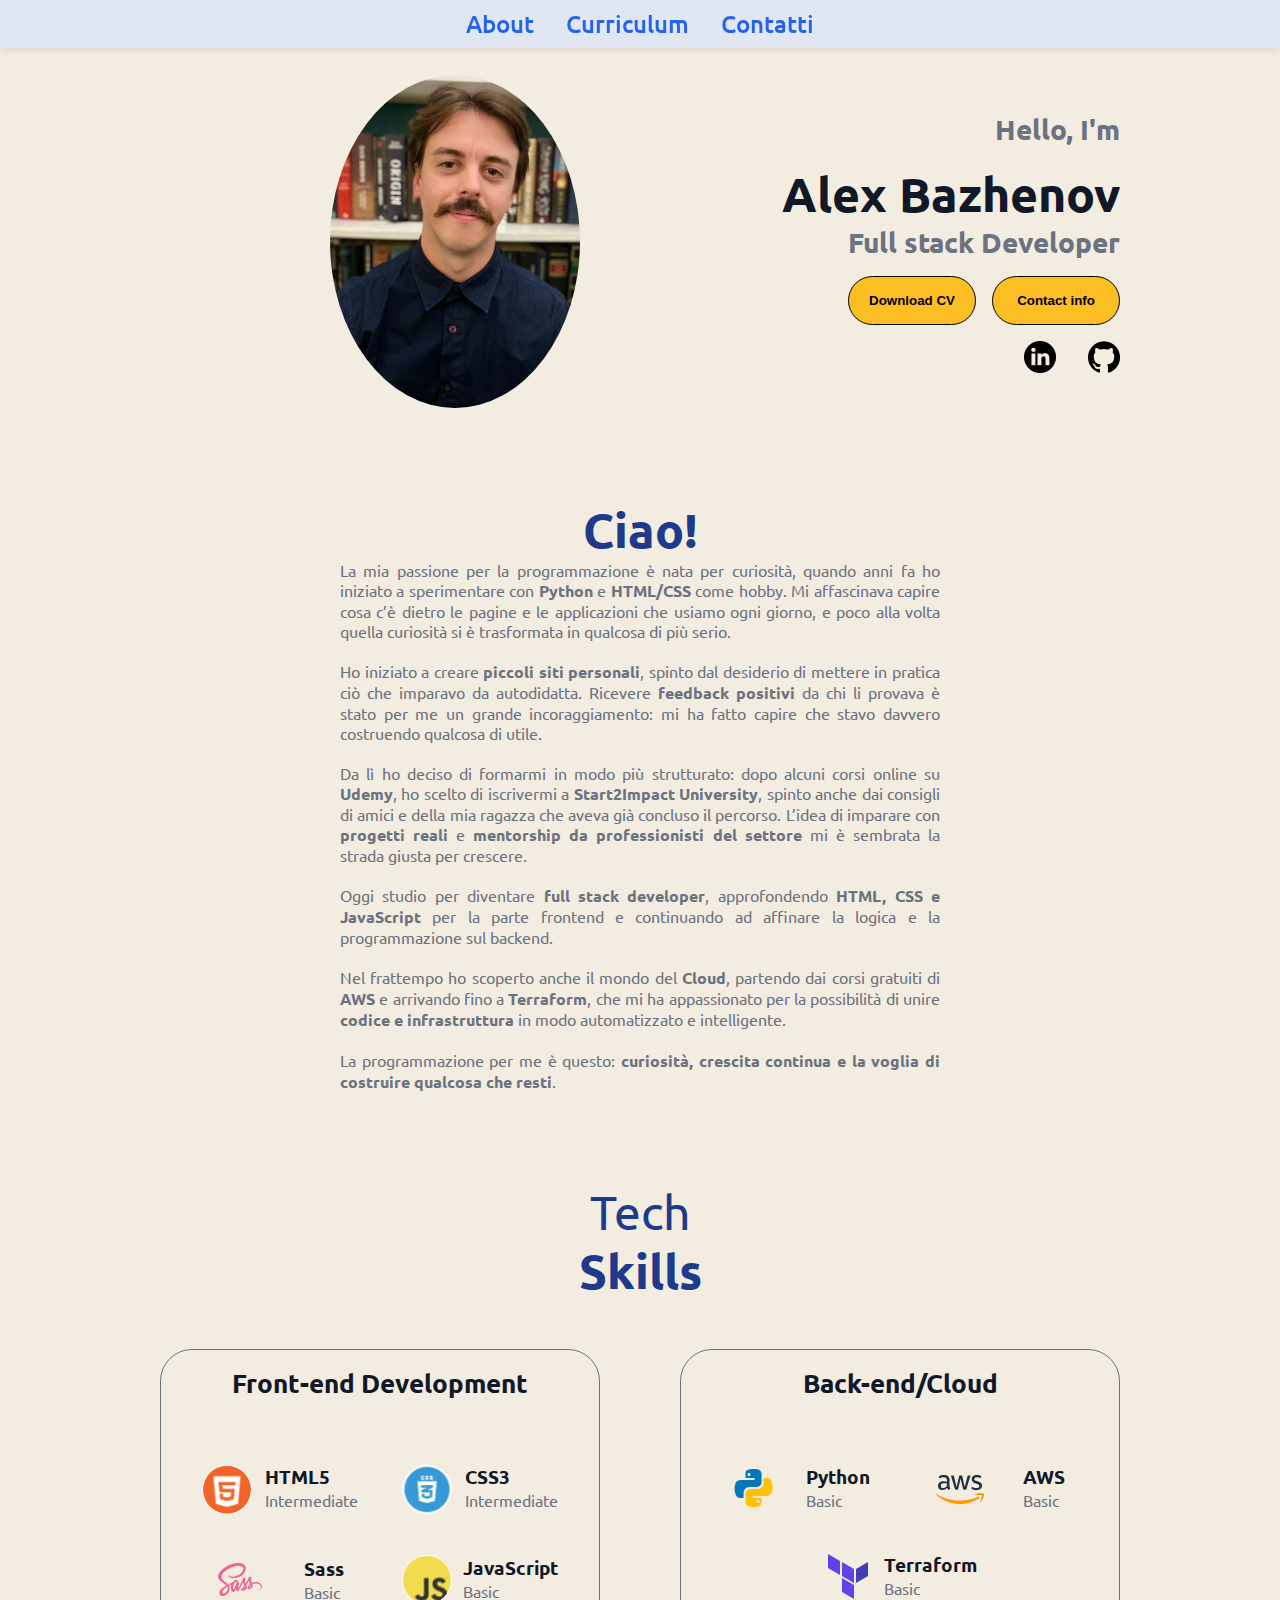
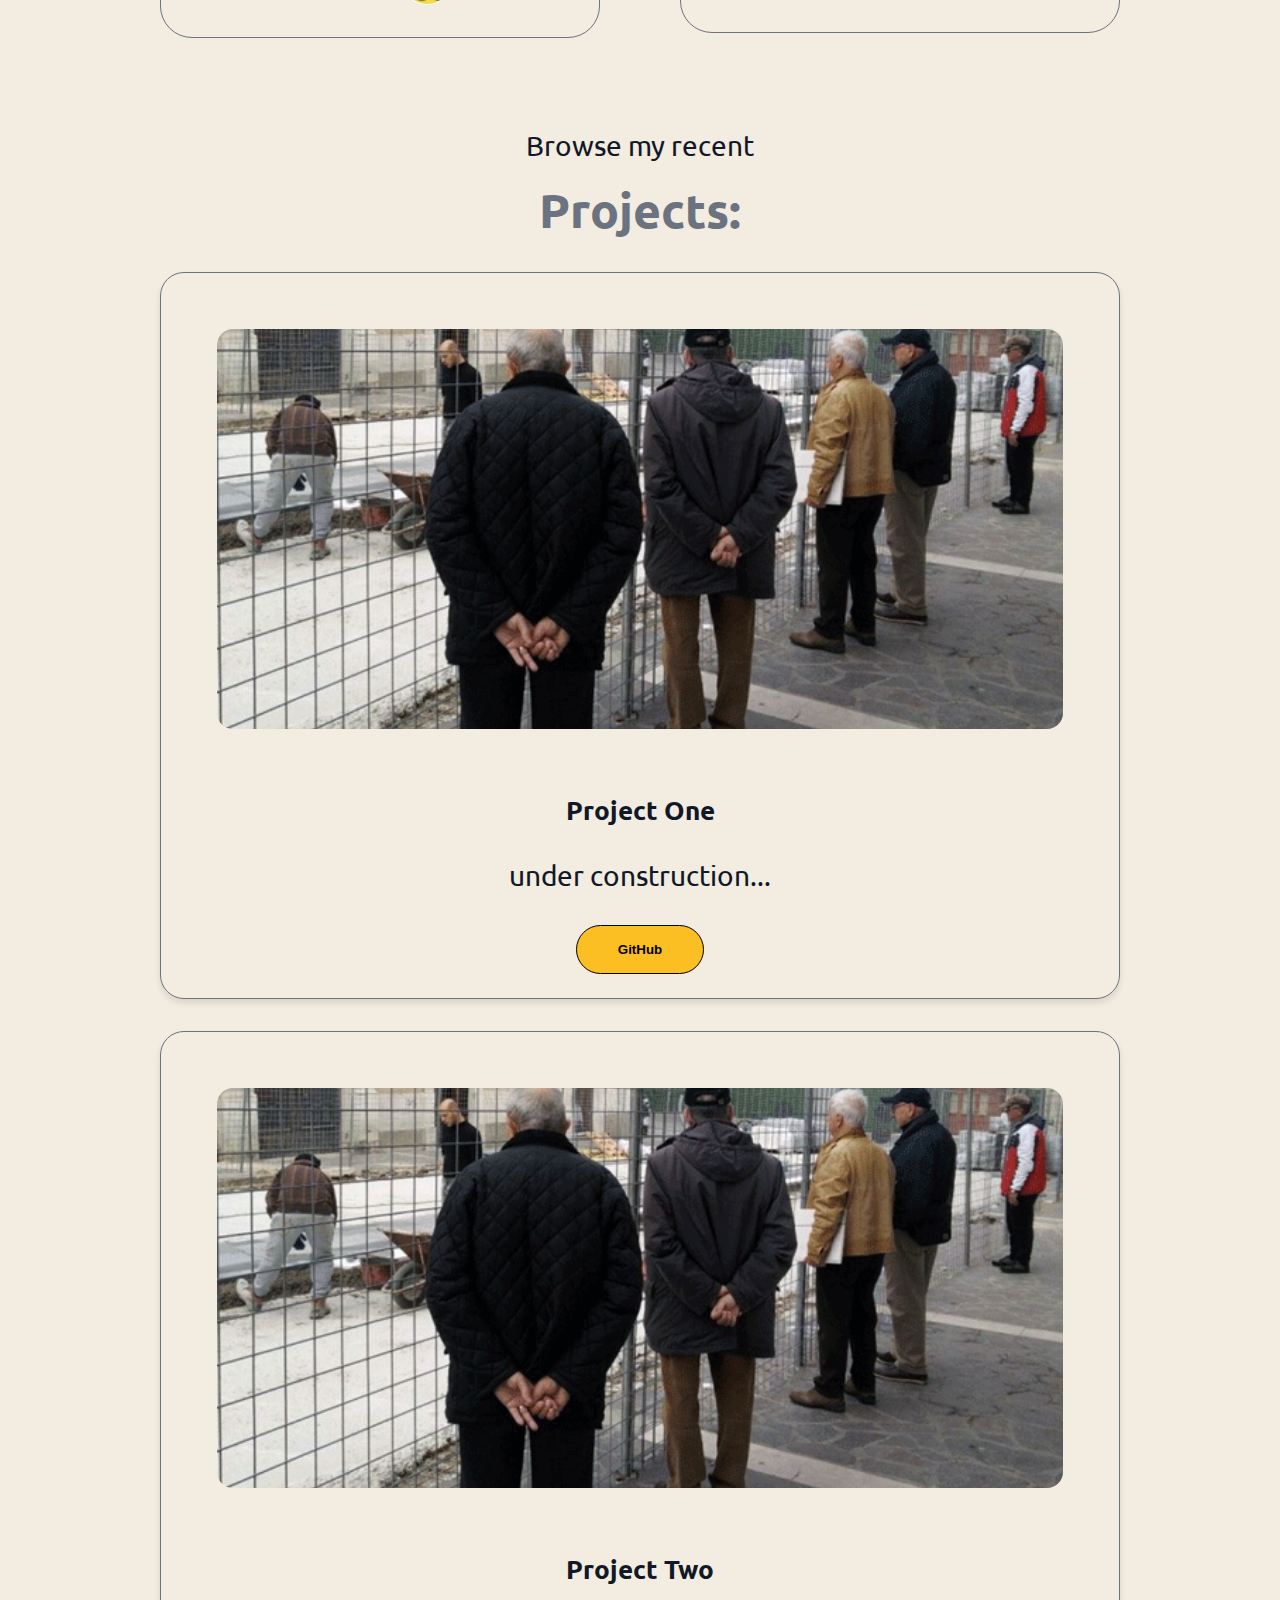
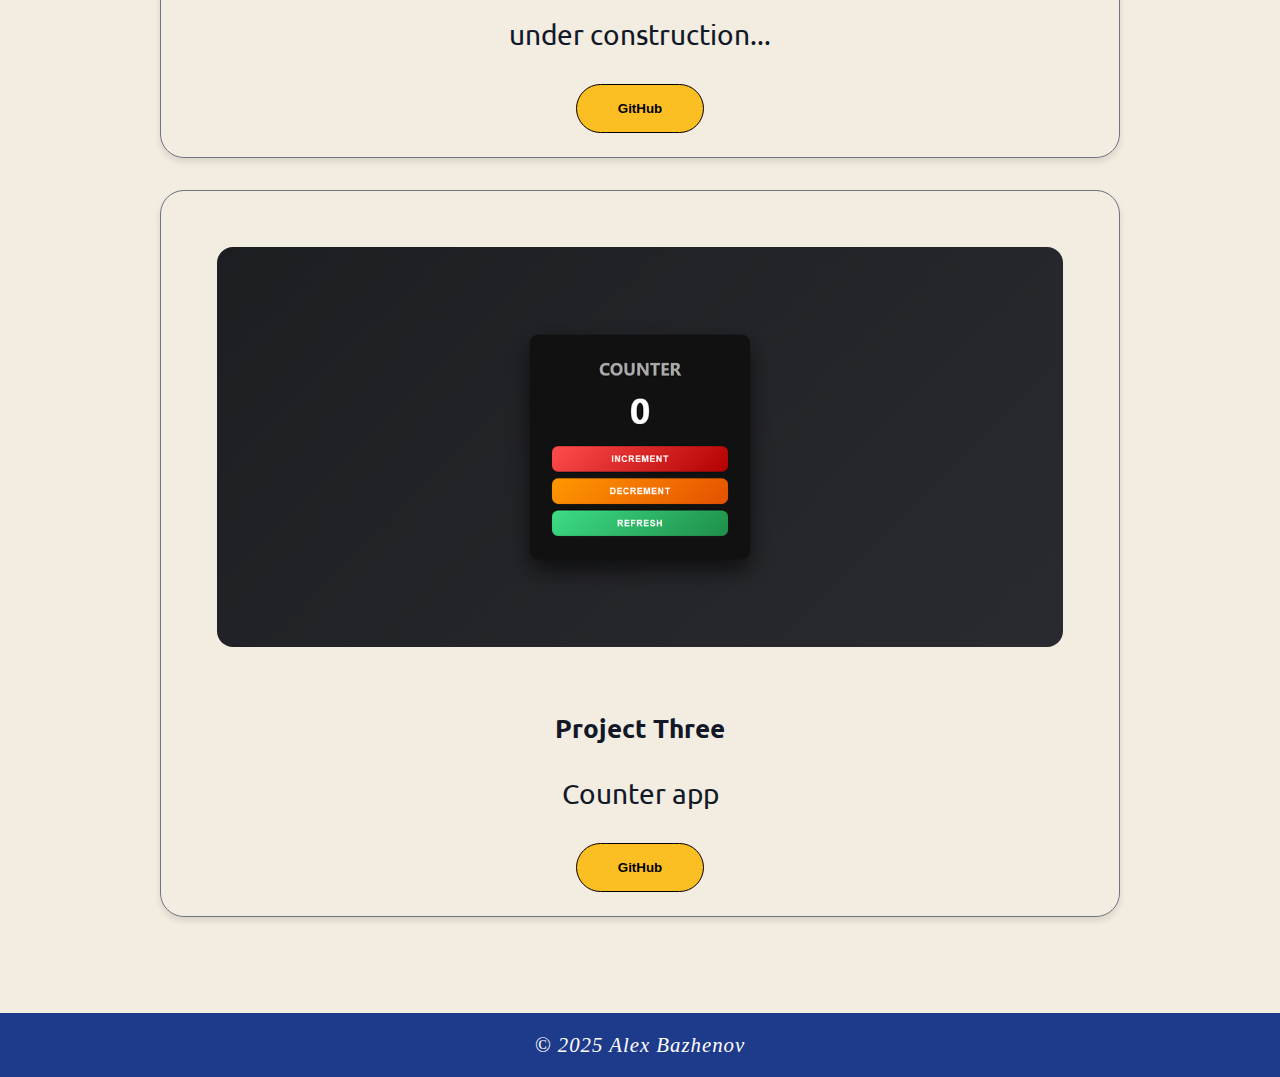
<file: index.html>
<!DOCTYPE html>
<html lang="en">
  <head>
    <meta charset="UTF-8" />
    <meta name="viewport" content="width=device-width, initial-scale=1.0">
    <link rel="stylesheet" href="assets/sass/style.css" />
    <link
      rel="apple-touch-icon"
      sizes="180x180"
      href="assets/img/favicon/apple-touch-icon.png"
    />
    <link
      rel="icon"
      type="image/png"
      sizes="32x32"
      href="assets/img/favicon/favicon-32x32.png"
    />
    <link
      rel="icon"
      type="image/png"
      sizes="16x16"
      href="assets/img/favicon/favicon-16x16.png"
    />
    <link rel="manifest" href="assets/img/favicon/site.webmanifest" />
    <meta name="msapplication-TileColor" content="#1e3a8a" />
    <meta name="theme-color" content="#1e3a8a" />
    <title>Alex Bazhenov Portfolio site</title>
    <meta name="description" content="Portfolio di Alex Bazhenov, sviluppatore full-stack. Scopri i miei progetti e contattami per collaborazioni.">

  <meta property="og:site_name" content="Alex Bazhenov Portfolio site" />
  <meta property="og:title" content="Alex Bazhenov Portfolio site" />
  <meta property="og:description" content="Scopri il portfolio di Alex Bazhenov." />
  <meta property="og:image" content="https://bendersnatch.github.io/assets/img/preview.png" />
  <meta property="og:image" content="https://bendersnatch.github.io/assets/img/counter.png" />
  <meta property="og:url" content="https://bendersnatch.github.io/" />
  <meta property="og:type" content="website" />

  <meta name="twitter:card" content="summary_large_image" />
  <meta name="twitter:title" content="Alex Bazhenov Portfolio site" />
  <meta name="twitter:description" content="Scopri i progetti di Alex Bazhenov." />
  <meta name="twitter:image" content="assets/img/preview.png" />

  <link rel="icon" type="image/png" href="assets/favicon.png" />
  </head>

  <body>
    <nav class="desktop-nav" id="desktop-nav">
      <ul class="nav-links">
        <li><a href="#about">About</a></li>
        <li><a href="cv.html">Curriculum</a></li>
        <li><a href="contacts.html">Contatti</a></li>
      </ul>
    </nav>
    <nav class="hamburger-nav" id="hamburger-nav">
      <div class="hamburger-menu">
        <div class="hamburger-icon" onclick="toggleMenu()">
          <span></span>
          <span></span>
          <span></span>
        </div>
        <div class="menu-links">
          <li><a href="#about" onclick="toggleMenu()">About</a></li>
          <li><a href="cv.html" onclick="toggleMenu()">Curriculum</a></li>
          <li><a href="contacts.html" onclick="toggleMenu()">Contatti</a></li>
        </div>
      </div>
    </nav>
    <section id="hero-profile">
      <div class="section-pic-container">
        <img src="assets/img/profile-img.jpeg" alt="Profile Picture" />
      </div>
<header>
          <div class="section-content">
        <div class="section-text" id="typing">
          <p class="section-text-p1">Hello, I'm</p>
          <h1 class="title">Alex Bazhenov</h1>
          <p class="section-text-p2">Full stack Developer</p>
        </div>
        <div class="btn-container">
          <button
            class="btn btn-color-2"
            onclick="window.open('https://www.youtube.com/watch?v=dQw4w9WgXcQ', '_blank')"
          >
            Download CV
          </button>
          <button class="btn btn-color-1" onclick="location.href='contacts.html'">
            Contact info
          </button>
        </div>
        <div id="socials-container">
          <img
            src="assets/img/linkedin.png"
            alt="My linkedin profile"
            class="icon"
            onclick="window.open('https://www.linkedin.com/in/oleksandr-bazhenov-1814b414b', '_blank')"
          />
          <img
            src="assets/img/github.png"
            alt="My github profile"
            class="icon"
            onclick="window.open('https://github.com/Bendersnatch', '_blank')"
          />
        </div>
      </div>
    </section>
</header>
    <section id="about">
      <h2 class="title-about">Ciao!</h2>
      <div class="text-container">

  <p class="text-about">La mia passione per la programmazione è nata per curiosità, quando anni fa ho iniziato a sperimentare con <strong>Python</strong> e <strong>HTML/CSS</strong> come hobby. Mi affascinava capire cosa c’è dietro le pagine e le applicazioni che usiamo ogni giorno, e poco alla volta quella curiosità si è trasformata in qualcosa di più serio.</p></br>

  <p>Ho iniziato a creare <strong>piccoli siti personali</strong>, spinto dal desiderio di mettere in pratica ciò che imparavo da autodidatta. Ricevere <strong>feedback positivi</strong> da chi li provava è stato per me un grande incoraggiamento: mi ha fatto capire che stavo davvero costruendo qualcosa di utile.</p></br>

  <p>Da lì ho deciso di formarmi in modo più strutturato: dopo alcuni corsi online su <strong>Udemy</strong>, ho scelto di iscrivermi a <strong>Start2Impact University</strong>, spinto anche dai consigli di amici e della mia ragazza che aveva già concluso il percorso. L’idea di imparare con <strong>progetti reali</strong> e <strong>mentorship da professionisti del settore</strong> mi è sembrata la strada giusta per crescere.</p></br>

  <p>Oggi studio per diventare <strong>full stack developer</strong>, approfondendo <strong>HTML, CSS e JavaScript</strong> per la parte frontend e continuando ad affinare la logica e la programmazione sul backend.</p></br>

  <p>Nel frattempo ho scoperto anche il mondo del <strong>Cloud</strong>, partendo dai corsi gratuiti di <strong>AWS</strong> e arrivando fino a <strong>Terraform</strong>, che mi ha appassionato per la possibilità di unire <strong>codice e infrastruttura</strong> in modo automatizzato e intelligente.</p></br>

  <p>La programmazione per me è questo: <strong>curiosità, crescita continua e la voglia di costruire qualcosa che resti</strong>.</p>

</section>
      </div>

    <section id="skills">
      <p class="section-text-p1-skills">Tech</p>
      <h1 class="title-skills">Skills</h1>
      <div class="skills-details-container">
        <div class="about-containers">
          <div class="details-containers">
            <h2 class="skills-subtitle">Front-end Development</h2>
            <div class="article-container">
              <article>
                <img
                  src="./assets/img/html-icon.svg"
                  alt="HTML5"
                  class="skill-icon"
                />
                <div>
                  <h3>HTML5</h3>
                  <p>Intermediate</p>
                </div>
              </article>
              <article>
                <img
                  src="./assets/img/css-icon.svg"
                  alt="CSS3"
                  class="skill-icon"
                />
                <div>
                  <h3>CSS3</h3>
                  <p>Intermediate</p>
                </div>
              </article>
              <article>
                <img
                  src="./assets/img/sass-icon.svg"
                  alt="Sass"
                  class="skill-icon"
                />
                <div>
                  <h3>Sass</h3>
                  <p>Basic</p>
                </div>
              </article>
              <article>
                <img
                  src="./assets/img/javascript-icon.svg"
                  alt="JavaScript"
                  class="skill-icon"
                />
                <div>
                  <h3>JavaScript</h3>
                  <p>Basic</p>
                </div>
              </article>
            </div>
          </div>
          <div class="details-containers">
            <h2 class="skills-subtitle">Back-end/Cloud</h2>
            <div class="article-container">
              <article>
                <img
                  src="./assets/img/python-python.svg"
                  alt="Python"
                  class="skill-icon"
                />
                <div>
                  <h3>Python</h3>
                  <p>Basic</p>
                </div>
              </article>
              <article>
                <img
                  src="./assets/img/aws-icon.svg"
                  alt="AWS"
                  class="skill-icon"
                />
                <div>
                  <h3>AWS</h3>
                  <p>Basic</p>
                </div>
              </article>
              <article>
                <img
                  src="./assets/img/terraform-icon.svg"
                  alt="Terraform"
                  class="skill-icon"
                />
                <div>
                  <h3>Terraform</h3>
                  <p>Basic</p>
                </div>
              </article>
            </div>
          </div>
        </div>
      </div>
    </section>

    <section id="projects">
      <p class="projects-text-p1">Browse my recent</p>
      <h1 class="title-projects">Projects:</h1>
      <div class="skills-details-container">
        <div class="details-containers color-container">
          <div class="article-container">
            <img
              src="./assets/img/umarells.png"
              alt="Project 1"
              class="project-icon"
            />
          </div>
          <h2 class="skills-subtitle project-title">Project One</h2>
          <p class="projects-text-p1">under construction...</p>
          <div class="btn-container-projects">
            <button class="btn btn-color-2 project-btn" onclick="window.open('https://github.com/Bendersnatch', '_blank')">
              GitHub
            </button>
          </div>
        </div>
                <div class="details-containers color-container">
          <div class="article-container">
            <img
              src="./assets/img/umarells.png"
              alt="Project 1"
              class="project-icon"
            />
          </div>
          <h2 class="skills-subtitle project-title">Project Two</h2>
          <p class="projects-text-p1">under construction...</p>
          <div class="btn-container-projects">
            <button class="btn btn-color-2 project-btn" onclick="window.open('https://github.com/Bendersnatch', '_blank')">
              GitHub
            </button>
          </div>
        </div>
                <div class="details-containers color-container">
          <div class="article-container">
            <img
              src="./assets/img/counter.png"
              alt="Project 1"
              class="project-icon"
            />
          </div>
          <h2 class="skills-subtitle project-title">Project Three</h2>
          <p class="projects-text-p1">Counter app</p>
          <div class="btn-container-projects">
            <button class="btn btn-color-2 project-btn" onclick="window.open('https://countersefamoro.netlify.app', '_blank')">
              GitHub
            </button>
          </div>
        </div>
        
      </div>
    </section>
<footer class="footer">
  <p class="footer-signature">&copy; 2025 Alex Bazhenov</p>
</footer>

    <script src="assets/js/script.js"></script>
  </body>
</html>
</file>
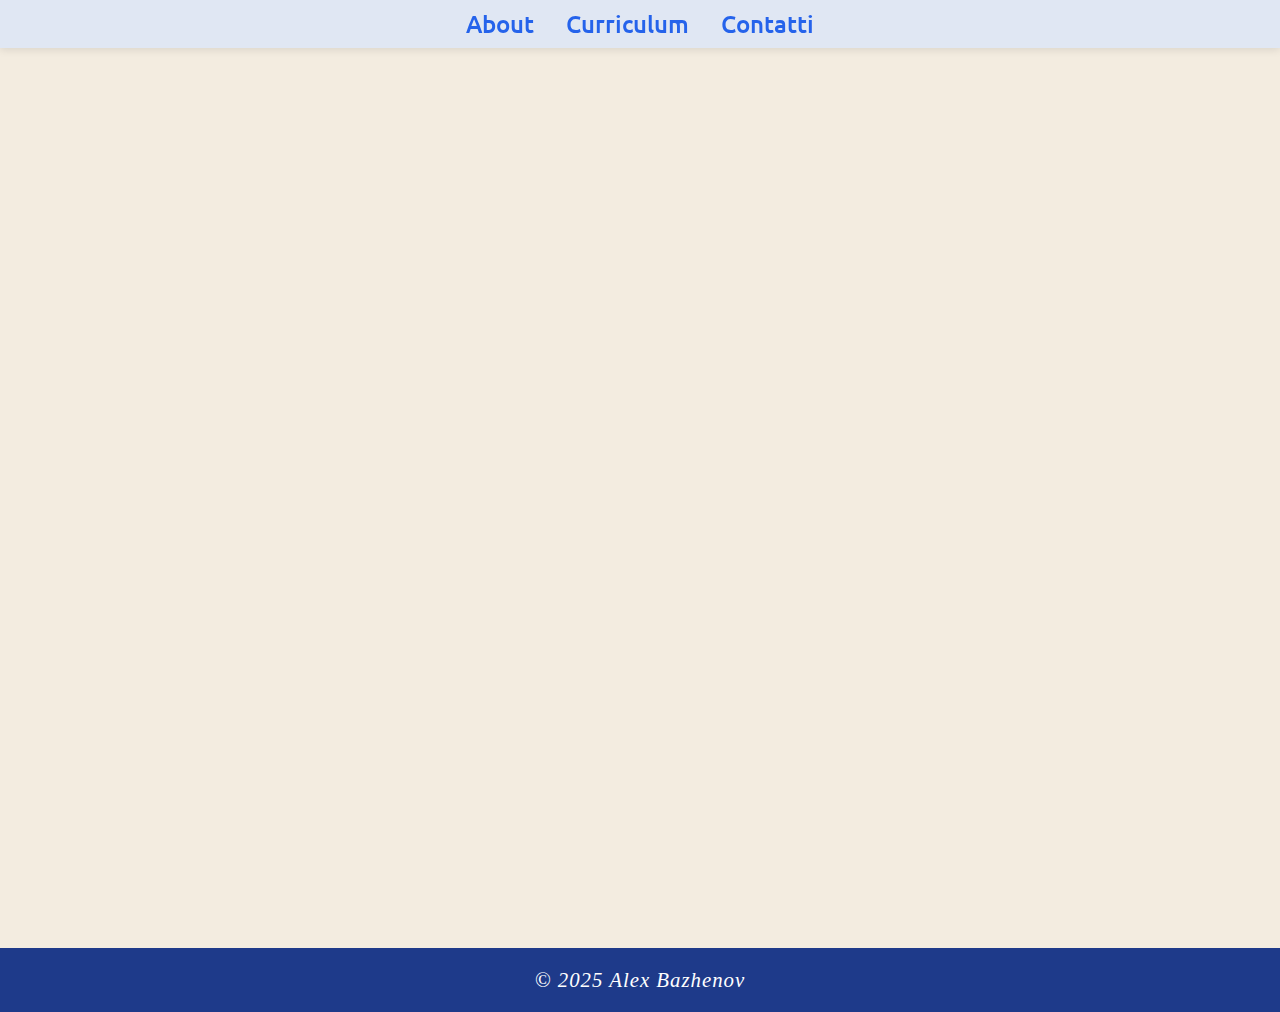
<file: contacts.html>
<!DOCTYPE html>
<html lang="it">
  <head>
    <meta charset="UTF-8" />
    <meta name="viewport" content="width=device-width, initial-scale=1.0">
    <link rel="stylesheet" href="assets/sass/style.css" />
    <link
      rel="apple-touch-icon"
      sizes="180x180"
      href="assets/img/favicon/apple-touch-icon.png"
    />
    <link
      rel="icon"
      type="image/png"
      sizes="32x32"
      href="assets/img/favicon/favicon-32x32.png"
    />
    <link
      rel="icon"
      type="image/png"
      sizes="16x16"
      href="assets/img/favicon/favicon-16x16.png"
    />
    <link rel="manifest" href="assets/img/favicon/site.webmanifest" />
    <meta name="msapplication-TileColor" content="#1e3a8a" />
    <meta name="theme-color" content="#1e3a8a" />
    <title>Contattami Alex Bazhenov</title>
    <meta
      name="description"
      content="Contatta Alex Bazhenov per collaborazioni o progetti in Java e Spring Boot."
    />

    <meta property="og:site_name" content="Alex Bazhenov Portfolio site" />
    <meta property="og:title" content="Contatta Alex Bazhenov" />
    <meta
      property="og:description"
      content="Hai un progetto o un'opportunità? Scrivimi per collaborare o saperne di più."
    />
    <meta property="og:image" content="https://bendersnatch.github.io/assets/img/preview.png" />
    <meta property="og:url" content="https://bendersnatch.github.io/" />
    <meta property="og:type" content="website" />

    <meta name="twitter:card" content="summary_large_image" />
    <meta name="twitter:title" content="Contatta Alex Bazhenov" />
    <meta
      name="twitter:description"
      content="Hai un progetto o un'opportunità? Scrivimi per collaborare o saperne di più."
    />
    <meta name="twitter:image" content="https://bendersnatch.github.io/assets/img/preview.png" />

    <link rel="icon" type="image/png" href="assets/favicon.png" />
  </head>

  <body class="contacts-page">
    <nav class="desktop-nav">
      <ul class="nav-links">
        <li><a href="index.html">About</a></li>
        <li><a href="cv.html">Curriculum</a></li>
        <li><a href="contacts.html" class="active">Contatti</a></li>
      </ul>
    </nav>
    <nav class="hamburger-nav">
      <div class="hamburger-menu">
        <div class="hamburger-icon" onclick="toggleMenu()">
          <span></span>
          <span></span>
          <span></span>
        </div>
        <div class="menu-links">
          <li><a href="index.html" onclick="toggleMenu()">About</a></li>
          <li><a href="cv.html" onclick="toggleMenu()">Curriculum</a></li>
          <li>
            <a href="contacts.html" onclick="toggleMenu()" class="active"
              >Contatti</a
            >
          </li>
        </div>
      </div>
    </nav>
    <div class="hero-contacts">
      <div class="contacts-content">
        <h1 class="contacts-title">Contattami</h1>
        <p class="contacts-subtitle">
          Sto muovendo i primi passi nel mondo dello sviluppo, ma ho tanta
          voglia di crescere, imparare e contribuire a progetti reali. Se cerchi
          uno stagista curioso e affidabile, mi piacerebbe parlarne.
        </p>

        <form action="https://formspree.io/f/xrbyldrw" method="POST">
          <div class="input-group">
            <input type="text" id="name" name="name" required />
            <label for="name">Nome</label>
          </div>
          <div class="input-group">
            <input type="text" id="number" name="number" required />
            <label for="number">Numero</label>
          </div>
          <div class="input-group">
            <input type="text" id="email" name="email" required />
            <label for="email">E-mail</label>
          </div>
          <div class="input-group">
            <textarea id="message" name="message" rows="8" required></textarea>
            <label for="message">Messaggio</label>
          </div>
          <button type="submit" class="submit-btn">Invia</button>
        </form>
      </div>
    </div>

    <footer class="footer">
      <p class="footer-signature">&copy; 2025 Alex Bazhenov</p>
    </footer>

    <script src="assets/js/script.js"></script>
  </body>
</html>
</file>
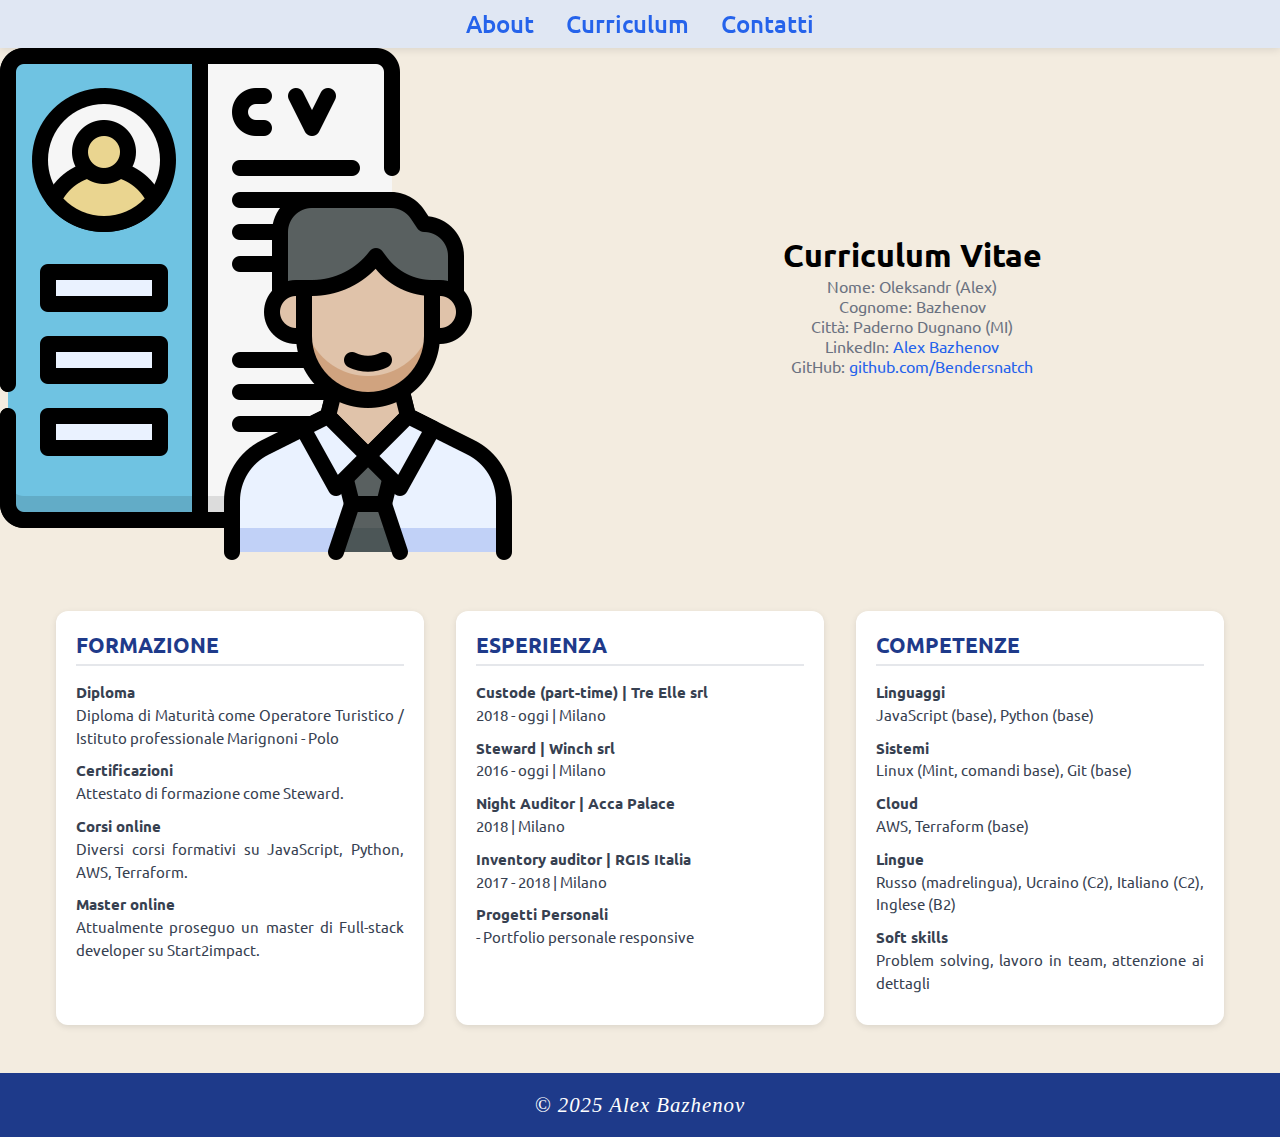
<file: cv.html>
<!DOCTYPE html>
<html lang="en">
<head>
    <meta charset="UTF-8">
    <meta name="viewport" content="width=device-width, initial-scale=1.0">
    <link
      rel="apple-touch-icon"
      sizes="180x180"
      href="assets/img/favicon/apple-touch-icon.png"
    />
    <link
      rel="icon"
      type="image/png"
      sizes="32x32"
      href="assets/img/favicon/favicon-32x32.png"
    />
    <link
      rel="icon"
      type="image/png"
      sizes="16x16"
      href="assets/img/favicon/favicon-16x16.png"
    />
    <title>Curriculum Alex Bazhenov</title>
    <link rel="manifest" href="assets/img/favicon/site.webmanifest" />
    <meta name="msapplication-TileColor" content="#1e3a8a" />
    <meta name="theme-color" content="#1e3a8a" />
    <link rel="stylesheet" href="assets/sass/style.css" />
    <meta name="description" content="Curriculum vitae">
    <meta name="description" content="Consulta il curriculum di Alex Bazhenov: esperienze, competenze e formazione.">

  <meta property="og:site_name" content="Alex Bazhenov Portfolio site" />
  <meta property="og:title" content="Curriculum Alex Bazhenov" />
  <meta property="og:description" content="Consulta il curriculum di Alex Bazhenov: esperienze, competenze e formazione." />
  <meta property="og:image" content="https://bendersnatch.github.io/assets/img/preview.png" />
  <meta property="og:url" content="https://bendersnatch.github.io/" />
  <meta property="og:type" content="website" />

  <meta name="twitter:card" content="summary_large_image" />
  <meta name="twitter:title" content="Curriculum Alex Bazhenov" />
  <meta name="twitter:description" content="Consulta il curriculum di Alex Bazhenov: esperienze, competenze e formazione." />
  <meta name="twitter:image" content="https://bendersnatch.github.io/assets/img/preview.png" />

  <link rel="icon" type="image/png" href="assets/favicon.png" />
</head>
<body>
<nav class="desktop-nav-cv">
        <ul class="nav-links">
            <li><a href="index.html">About</a></li>
            <li><a href="#cv.html">Curriculum</a></li>
            <li><a href="contacts.html">Contatti</a></li>
        </ul>
</nav>
<nav class="hamburger-nav">
        <div class="hamburger-menu">
            <div class="hamburger-icon" onclick="toggleMenu()">
                <span></span>
                <span></span>
                <span></span>
            </div>
            <div class="menu-links">
                <li><a href="index.html" onclick="toggleMenu()">About</a></li>
                <li><a href="#cv.html" onclick="toggleMenu()">Curriculum</a></li>
                <li><a href="contacts.html" onclick="toggleMenu()">Contatti</a></li>
            </div>
        </div>
    </nav>

<hero id="hero-profile-cv">
      <div class="section-pic-cv-container">
        <img src="assets/img/cv-icon.png" alt="Curriculum Picture">
    </div>
    <div class="text-container-cv">
      <div class="text-container-vertical">
        <h1>Curriculum Vitae</h1>
        <p>
          Nome: Oleksandr (Alex)<br>
          Cognome: Bazhenov<br>
          Città: Paderno Dugnano (MI)<br>
          LinkedIn: <a href="https://www.linkedin.com/in/oleksandr-bazhenov-1814b414b" target="_blank" rel="noopener">Alex Bazhenov</a><br>
          GitHub: <a href="https://github.com/Bendersnatch" target="_blank" rel="noopener">github.com/Bendersnatch</a>
        </p>
      </div>
    </div>
  </div>
</hero>
<div class="cv-columns" id="cv">
    <div class="text-container third_column">
      <h2 class="title_snd">FORMAZIONE</h2>
      <p><strong>Diploma</strong><br>Diploma di Maturità come Operatore Turistico / Istituto professionale Marignoni - Polo</p>
      <p><strong>Certificazioni</strong><br> Attestato di formazione come Steward.</p>
      <p><strong>Corsi online</strong><br>Diversi corsi formativi su JavaScript, Python, AWS, Terraform.</p>
      <p><strong>Master online</strong><br>Attualmente proseguo un master di Full-stack developer su Start2impact.</p>
    </div>

    <div class="text-container third_column">
      <h2 class="title_snd">ESPERIENZA</h2>
      <p><strong>Custode (part-time) | Tre Elle srl</strong><br>
      2018 - oggi | Milano<br>
      </p>
      <p><strong>Steward | Winch srl</strong><br>
      2016 - oggi | Milano<br>
      </p>
      <p><strong>Night Auditor | Acca Palace</strong><br>
      2018 | Milano<br>
      </p>
      <p><strong>Inventory auditor | RGIS Italia</strong><br>
      2017 - 2018 | Milano<br>
      </p>

      <p><strong>Progetti Personali</strong><br>
      - Portfolio personale responsive<br>
    </div>

    <div class="text-container third_column">
      <h2 class="title_snd">COMPETENZE</h2>
      <p><strong>Linguaggi</strong><br> JavaScript (base), Python (base)</p>
      <p><strong>Sistemi</strong><br> Linux (Mint, comandi base), Git (base)</p>
      <p><strong>Cloud</strong><br> AWS, Terraform (base)</p>
      <p><strong>Lingue</strong><br>Russo (madrelingua), Ucraino (C2), Italiano (C2), Inglese (B2)</p>
      <p><strong>Soft skills</strong><br> Problem solving, lavoro in team, attenzione ai dettagli</p>
    </div>
  </div>
</div>

<footer class="footer">
  <p class="footer-signature">&copy; 2025 Alex Bazhenov</p>
</footer>

    <script src="assets/js/script.js"></script>
</body>
</html>
</file>
<file: assets/sass/style.css>
@import url("https://fonts.googleapis.com/css2?family=Quantico:ital,wght@0,400;0,700;1,400;1,700&family=Ubuntu:ital,wght@0,300;0,400;0,500;0,700;1,300;1,400;1,500;1,700&display=swap");
@import url("https://fonts.googleapis.com/css2?family=Quantico:ital,wght@0,400;0,700;1,400;1,700&family=Ubuntu:ital,wght@0,300;0,400;0,500;0,700;1,300;1,400;1,500;1,700&display=swap");
* {
  margin: 0;
  padding: 0;
  box-sizing: border-box;
}

body {
  font-family: "Ubuntu", sans-serif;
  background-color: #f3ece0;
  width: 100%;
}

html {
  scroll-behavior: smooth;
}

html,
body {
  box-sizing: border-box;
}

h2,
h3 {
  color: #111827;
}

p {
  color: #6b7280;
}

a,
.btn {
  transition: all 300ms ease;
}

/* desktop navbar */

nav {
  justify-content: space-around;
  align-items: center;
  height: 10vh;
}

.nav-links {
  display: flex;
  list-style: none;
  gap: 2rem;
  justify-content: space-around;
  font-size: 1.5rem;
}

.nav-links a {
  color: #2563eb;
  font-weight: 500;
  text-decoration: none;
  transition: color 0.3s ease;
}

.nav-links a:hover {
  color: #1e40af;
  text-decoration: underline;
  text-underline-offset: 0.5rem;
}

.desktop-nav,
.desktop-nav-cv {
  position: sticky;
  top: 0;
  left: 0;
  width: 100%;
  height: 3rem;
  z-index: 3;
  background-color: #e0e7f3;
  box-shadow: 0 2px 8px rgba(0, 0, 0, 0.05);
  display: flex;
  justify-content: center;
  align-items: center;
  transition: background-color 0.3s ease, box-shadow 0.3s ease;
}

.desktop-nav.scrolled {
  background-color: #d6deee;
  box-shadow: 0 4px 12px rgba(0, 0, 0, 0.15);
}

a {
  text-decoration: none;
  color: #2563eb;
}
a:hover {
  color: #1e40af;
  text-decoration: underline;
  text-underline-offset: 1rem;
}

/* hamburger menu */

.hamburger-nav {
  position: sticky;
  top: 0;
  width: 100%;
  z-index: 4;
  background-color: #e0e7f3;
  display: none;
  justify-content: space-between;
  align-items: center;
  padding: 0.8rem 1.2rem;
  transition: background-color 0.3s ease, box-shadow 0.3s ease;
}

.hamburger-nav.scrolled {
  background-color: #d6deee;
  box-shadow: 0 4px 10px rgba(0, 0, 0, 0.15);
}

.hamburger-menu {
  position: relative;
  display: flex;
  flex-direction: column;
  cursor: pointer;
  gap: 6px;
}

.hamburger-menu span {
  display: block;
  width: 28px;
  height: 2px;
  background-color: #1e3a8a;
  border-radius: 2px;
  transition: all 0.3s ease;
}

.hamburger-menu.active span:nth-child(1) {
  transform: rotate(45deg) translate(6px, 6px);
}
.hamburger-menu.active span:nth-child(2) {
  opacity: 0;
}
.hamburger-menu.active span:nth-child(3) {
  transform: rotate(-45deg) translate(6px, -6px);
}

.hamburger-icon {
  display: flex;
  flex-direction: column;
  cursor: pointer;
  justify-content: space-between;
  width: 30px;
  height: 24px;
}

.hamburger-icon span {
  width: 100%;
  height: 2px;
  background-color: #1e3a8a;
  transition: all 0.3 ease-in-out;
}

.menu-links {
  position: absolute;
  top: 100%;
  right: 0;
  background-color: #e0e7f3;
  width: -moz-fit-content;
  width: fit-content;
  max-height: 0;
  overflow: hidden;
  transition: all 0.3 ease-in-out;
}

.menu-links a {
  display: block;
  padding: 10px;
  text-align: center;
  font-size: 1.5rem;
  color: #2563eb;
  text-decoration: none;
  transition: all 0.3 ease-in-out;
}

.menu-links a:hover {
  color: #1e40af;
  text-decoration: underline;
  text-underline-offset: 1rem;
}

.menu-links li {
  list-style: none;
}

.menu-links.open {
  max-height: 300px;
}

.hamburger-icon.open span:first-child {
  transform: rotate(45deg) translate(10px, 5px);
}

.hamburger-icon.open span:nth-child(2) {
  opacity: 0;
}

.hamburger-icon.open span:last-child {
  transform: rotate(-45deg) translate(10px, -5px);
}
.hamburger-icon span:first-child {
  transform: none;
  opacity: 1;
  transform: none;
}

/* sections */
section {
  padding-top: 3vh;
  height: auto;
  margin: 0 10rem;
  box-sizing: border-box;
  min-height: -moz-fit-content;
  min-height: fit-content;
}

.section-container {
  display: flex;
}

#hero-profile {
  display: flex;
  justify-content: center;
  align-items: center;
  gap: 2rem;
  flex-wrap: wrap;
  max-width: 1200px;
}

.section-pic-container {
  flex: 0 1 250px;
  display: flex;
  justify-content: center;
  align-items: center;
  gap: 2rem;
  flex-wrap: wrap;
  margin: 0 auto;
  max-width: 1200px;
}

.section-pic-container img {
  max-width: 100%;
  height: auto;
  object-fit: cover;
  border-radius: 50%;
}

.section-text {
  align-self: center;
  text-align: center;
  color: #6b7280;
}
.section-text p {
  font-weight: 600;
  text-align: right;
  color: #6b7280;
}

.section-text-p1,
.section-text-p2 {
  font-size: 1.75rem;
  margin-bottom: 1rem;
  text-align: right;
  color: #6b7280;
}

.title {
  font-size: 3rem;
  text-align: right;
  color: #111827;
}

#socials-container {
  display: flex;
  justify-content: right;
  margin-top: 1rem;
  gap: 2rem;
}

/*icons */
.icon {
  cursor: pointer;
  height: 2rem;
}

/* buttons */
.btn-container {
  display: flex;
  justify-content: flex-end;
  gap: 1rem;
  margin-top: 1rem;
}

.btn {
  font-weight: 600;
  padding: 1rem;
  width: 8rem;
  -webkit-transition: all 300ms ease;
  -moz-transition: all 300ms ease;
  -ms-transition: all 300ms ease;
  -o-transition: all 300ms ease;
  border-radius: 2rem;
  transition: all 300ms ease;
}

.btn-color-1,
.btn-color-2 {
  background-color: #fbbf24;
  border: black 0.1rem solid;
}

.btn-color-1:hover,
.btn-color-2:hover {
  background-color: #f59e0b;
  border: black 0.1rem solid;
  cursor: pointer;
}

/*about section */
#about {
  position: relative;
}

.title-about {
  font-size: 3rem;
  text-align:center;
  color: #1e3a8a;
}

.arrow-down {
  position: absolute;
  right: -5rem;
  bottom: 2rem;
  width: 50px;
  height: auto;
  display: block;
  margin: 2rem auto 0 auto;
  cursor: pointer;
}

/*skills section */
.section-text-p1-skills,
.title-skills {
  text-align: center;
  font-size: 3rem;
  color: #1e3a8a;
}

#skills {
  position: relative;
}

.skills-subtitle {
  margin-top: 1rem;
  text-align: center;
  color: #111827;
  font-weight: 600;
  font-size: 1.6rem;
  margin-bottom: 2rem;
}

.about-containers {
  margin-top: 3rem;
  display: flex;
  justify-content: space-between;
  gap: 5rem;
  flex-wrap: wrap;
  align-items: flex-start;
}

.details-containers {
  flex: 1;
  min-width: 250px;
  border: #6b7280 0.1rem solid;
  border-radius: 2rem;
}

.article-container {
  display: flex;
  text-align: initial;
  flex-wrap: wrap;
  gap: 2.5rem;
  justify-content: space-around;
}

article {
  display: flex;
  width: 10rem;
  justify-content: space-around;
  gap: 0.5rem;
}

.projects-text-p1 {
  text-align: center;
  color: #111827;
  font-size: 1.75rem;
  margin-bottom: 1rem;
}

.title-projects {
  text-align: center;
  font-size: 3rem;
  color: #6b7280;
  margin-bottom: 2rem;
}

.project-btn {
  display: flex;
  justify-content: center;
  margin-top: 1rem;
}

.btn-container-projects {
  display: flex;
  justify-content: center;
  gap: 1rem;
  margin-top: 1rem;
}

.footer {
  background-color: #1e3a8a;
  color: #fff;
  text-align: center;
  padding: 20px 0;
  margin-top: auto !important;
  position: relative !important;
  bottom: 0;
  left: 0;
  right: 0;
  width: 100%;
}

.footer-signature {
  font-family: "Dancing Script", cursive;
  font-size: 1.3rem;
  font-style: italic;
  letter-spacing: 1px;
  color: #ffffff;
}

.text-container {
  flex: 1 1 300px;
  text-align:justify;
  margin: 0 auto;
  max-width: 600px;
}

/*cv section */
* {
  margin: 0;
  padding: 0;
}

body.cv {
  font-family: "Ubuntu", sans-serif;
  background-color: #f9fafb;
}

html.cv {
  scroll-behavior: smooth;
}

h2.cv,
h3.cv {
  color: #111827;
}

p.cv {
  color: #6b7280;
}

.section-pic-cv-container {
  max-width: 100%;
  height: auto;
  border-radius: 50%;
  object-fit: cover;
}

.section-container-cv img {
  max-width: 100%;
  height: auto;
  border-radius: 50%;
  object-fit: cover;
}

.text-container-cv {
  flex: 1 1 300px;
  text-align: center;
  margin: 0 auto;
  max-width: 600px;
}

/* desktop navbar */
nav.cv,
.nav-links {
  display: flex;
}

nav.cv {
  justify-content: space-around;
  align-items: center;
  height: 17vh;
}

.nav-links {
  list-style: none;
  gap: 2rem;
  justify-content: space-around;
  font-size: 1.5rem;
}

a.cv {
  text-decoration: none;
  color: #2563eb;
}

a.cv:hover {
  color: #1e40af;
  text-decoration: underline;
  text-underline-offset: 1rem;
}

.desktop-nav,
.desktop-nav-cv,
.hamburger-nav {
  position: sticky;
  top: 0;
  width: 100%;
  background-color: #e0e7f3;
  z-index: 1000;
  padding: 0.8rem 2rem;
  box-shadow: 0 2px 4px rgba(0, 0, 0, 0.05);
}

/* hamburger menu */
.hamburger-nav {
  display: none;
}

.hamburger-menu {
  position: relative;
  display: inline-block;
}

.hamburger-icon {
  display: flex;
  flex-direction: column;
  cursor: pointer;
  justify-content: space-between;
  width: 30px;
  height: 24px;
}

.hamburger-menu.cv {
  position: relative;
  display: inline-block;
}

.hamburger-icon.cv {
  display: flex;
  flex-direction: column;
  cursor: pointer;
  justify-content: space-between;
  width: 30px;
  height: 24px;
}

.hamburger-icon span.cv {
  width: 100%;
  height: 2px;
  background-color: #1e3a8a;
  transition: all 0.3 ease-in-out;
}

.menu-links.cv {
  position: absolute;
  top: 100%;
  right: 0;
  background-color: white;
  width: -moz-fit-content;
  width: fit-content;
  max-height: 0;
  overflow: hidden;
  transition: all 0.3 ease-in-out;
}

.menu-links a.cv {
  display: block;
  padding: 10px;
  text-align: center;
  font-size: 1.5rem;
  color: #111827;
  text-decoration: none;
  transition: all 0.3 ease-in-out;
}

.menu-links li.cv {
  list-style: none;
}

.menu-links.open.cv {
  max-height: 300px;
}

.hamburger-icon.open span:first-child {
  transform: rotate(45deg) translate(10px, 5px);
}

.hamburger-icon.open span:nth-child(2) {
  opacity: 0;
}

.hamburger-icon.open span:last-child {
  transform: rotate(-45deg) translate(10px, -5px);
}

.hamburger-icon span:first-child {
  transform: none;
  opacity: 1;
  transform: none;
}

/*cv sections */

#hero-profile-cv {
  display: flex;
  justify-content: center;
  align-items: center;
  gap: 2rem;
  flex-wrap: wrap;
  margin: 0 auto;
}

.cv-columns {
  display: flex;
  flex-wrap: wrap;
  gap: 2rem;
  margin: 2rem auto;
  max-width: 1200px;
  padding: 1rem;
}

.text-container.third_column {
  flex: 1;
  min-width: 280px;
  background-color: #ffffff;
  border-radius: 12px;
  padding: 20px;
  box-shadow: 0 2px 6px rgba(0, 0, 0, 0.1);
}

.title_snd {
  font-size: 1.3rem;
  margin-bottom: 15px;
  font-weight: 600;
  color: #1e3a8a;
  border-bottom: 2px solid #e5e7eb;
  padding-bottom: 5px;
}

.text-container.third_column p {
  font-size: 0.95rem;
  line-height: 1.5;
  color: #374151;
  margin-bottom: 10px;
}

/* projects section */
#projects {
  position: relative;
}

.color-container {
  border-color: #6b7280;
  border-radius: 1.5rem;
  padding: 1.5rem;
  box-shadow: 0 4px 6px rgba(0, 0, 0, 0.1);
  transition: transform 0.3s ease, box-shadow 0.3s ease;
  flex: 1;
  min-width: 280px;
  text-align: center;
  margin-bottom: 2rem;
}

.color-container:hover {
  transform: translateY(-8px);
  box-shadow: 0 6px 12px rgba(0, 0, 0, 0.15);
  -webkit-transform: translateY(-8px);
  -moz-transform: translateY(-8px);
  -ms-transform: translateY(-8px);
  -o-transform: translateY(-8px);
}

project-img {
  border-radius: 2rem;
  width: 90%;
  height: 90%;
  -webkit-border-radius: 2rem;
  -moz-border-radius: 2rem;
  -ms-border-radius: 2rem;
  -o-border-radius: 2rem;
}

.project-icon {
  width: 100%;
  height: 400px;
  -o-object-fit: cover;
  object-fit: cover;
  border-radius: 1rem;
  margin-bottom: 1rem;
}

.article-container {
  display: flex;
  justify-content: center;
  align-items: center;
  padding: 2rem;
}

.projects-text-p1 {
  text-align: center;
  color: #111827;
  font-size: 1.75rem;
  margin-bottom: 1rem;
}

.title-projects {
  text-align: center;
  font-size: 3rem;
  color: #6b7280;
  margin-bottom: 2rem;
}

.project-btn {
  display: flex;
  justify-content: center;
  margin-top: 1rem;
}

.btn-container-projects {
  display: flex;
  justify-content: center;
  gap: 1rem;
  margin-top: 1rem;
}

/*contacts page */
.hero-contacts {
  width: 100%;
  height: 100vh;
  display: flex;
  justify-content: center;
  align-items: center;
  background-color: #f3ece0;
  padding: 2rem;
  box-sizing: border-box;
}

.contacts-content {
  text-align: center;
  width: 100%;
  max-width: 600px;
}

.contacts-title {
  font-size: 2.5rem;
  margin-bottom: 1rem;
  color: #1e3a8a;
}

.contacts-subtitle {
  font-size: 1.2rem;
  margin-bottom: 2rem;
  color: #6b7280;
}

form {
  width: 90%;
  max-width: 600px;
}

.input-group {
  margin-bottom: 30px;
  position: relative;
}

input,
textarea {
  width: 100%;
  padding: 10px;
  border: 2px solid #000;
  outline: 0;
  border-radius: 1rem;
  color: #6b7280;
  background: transparent;
  font-size: 15px;
  -webkit-border-radius: 1rem;
  -moz-border-radius: 1rem;
  -ms-border-radius: 1rem;
  -o-border-radius: 1rem;
}

label {
  height: 100%;
  position: absolute;
  left: 0;
  top: 0;
  padding: 10px;
  color: #6b7280;
  cursor: text;
  transition: 0.2s;
}

.submit-btn {
  width: 100%;
  padding: 10px 0;
  color: #6b7280;
  background: transparent;
  border: 2px solid #000;
  outline: 0;
  cursor: pointer;
  border-radius: 1rem;
  -webkit-border-radius: 1rem;
  -moz-border-radius: 1rem;
  -ms-border-radius: 1rem;
  -o-border-radius: 1rem;
}

input:focus ~ label,
input:valid ~ label {
  top: -35px;
  font-size: 14px;
}

textarea:focus ~ label,
textarea:valid ~ label {
  top: -35px;
  font-size: 14px;
}

input:hover,
textarea:hover,
.submit-btn:hover {
  background-color: #dddad3;
  color: #000;
}

/*animazioni */
@keyframes fadeSlideUp {
  0% {
    opacity: 0;
    transform: translateY(30px);
  }
  100% {
    opacity: 1;
    transform: translateY(0);
  }
}

.contacts-title,
.contacts-subtitle,
form {
  opacity: 0;
  animation: fadeSlideUp 0.8s ease-out forwards;
}

.contacts-subtitle {
  animation-delay: 0.5s;
}

form {
  animation-delay: 0.9s;
}

/* media queries */

@media screen and (max-width: 600px) {
  #hero-profile {
    height: 83vh;
    margin-bottom: 0;
  }
  article {
    font-size: 1rem;
  }
}

@media screen and (max-width: 768px) {
  .desktop-nav {
    display: none;
  }

  .hamburger-nav {
    display: flex;
    justify-content: flex-end;
    align-items: center;
    position: sticky;
    top: 0;
    right: 0;
    width: 100%;
    height: 3.5rem;
    background-color: #e0e7f3;
    z-index: 4;
    padding: 10px 20px;
    box-shadow: 0 2px 8px rgba(0, 0, 0, 0.1);
  }

  .hamburger-menu {
    display: flex;
    flex-direction: column;
    align-items: flex-end;
    position: relative;
  }

  .hamburger-icon {
    cursor: pointer;
    display: flex;
    flex-direction: column;
    justify-content: space-between;
    width: 28px;
    height: 20px;
  }

  .hamburger-icon span {
    display: block;
    height: 3px;
    width: 100%;
    background-color: #1e3a8a;
    transition: all 0.3s ease;
  }

  .menu-links {
    position: absolute;
    top: 120%;
    right: 0;
    background-color: #e0e7f3;
    border-radius: 8px;
    overflow: hidden;
    max-height: 0;
    transition: max-height 0.3s ease-in-out;
  }

  .menu-links.open {
    max-height: 200px;
  }

  .menu-links li {
    list-style: none;
    text-align: right;
  }

  .menu-links a {
    display: block;
    padding: 10px 20px;
    color: #2563eb;
    font-size: 1.2rem;
    text-decoration: none;
  }

  .menu-links a:hover {
    background-color: #dbeafe;
  }
}

@media screen and (max-width: 1024px) {
  .desktop-nav,
  .desktop-nav-cv {
    display: none !important;
  }

  .hamburger-nav,
  .hamburger-nav-cv {
    display: flex !important;
    justify-content: flex-end;
    align-items: center;
    position: sticky;
    top: 0;
    right: 0;
    height: 3rem;
    width: 100%;
    background-color: #e0e7f3;
    padding: 1rem 2rem;
    box-shadow: 0 2px 8px rgba(0, 0, 0, 0.1);
    z-index: 1000;
  }

  .hamburger-menu {
    display: flex;
    flex-direction: column;
    align-items: flex-end;
    position: relative;
  }

  .hamburger-icon {
    display: flex;
    flex-direction: column;
    justify-content: space-between;
    width: 28px;
    height: 20px;
    cursor: pointer;
  }

  .hamburger-icon span {
    height: 3px;
    width: 100%;
    background-color: #1e3a8a;
    transition: all 0.3s ease;
  }

  .menu-links {
    position: absolute;
    top: 120%;
    right: 0;
    background-color: #e0e7f3;
    border-radius: 10px;
    overflow: hidden;
    max-height: 0;
    transition: max-height 0.3s ease-in-out;
  }

  .menu-links.open {
    max-height: 200px;
  }

  .menu-links li {
    list-style: none;
    text-align: right;
  }

  .menu-links a {
    display: block;
    padding: 10px 20px;
    font-size: 1.2rem;
    color: #2563eb;
    text-decoration: none;
  }

  .menu-links a:hover {
    background-color: #dbeafe;
  }

  footer,
  .footer {
    position: relative;
    bottom: 0;
    width: 100%;
    margin-top: 2rem;
  }

  section,
  hero,
  .hero-contacts {
    height: auto !important;
    min-height: auto !important;
  }
}

@media screen and (min-width: 1025px) {
  .hamburger-nav,
  .hamburger-nav-cv {
    display: none !important;
  }

  .desktop-nav,
  .desktop-nav-cv {
    display: flex !important;
    justify-content: center;
    position: sticky;
    top: 0;
    width: 100%;
    background-color: #e0e7f3;
    padding: 1rem 3rem;
    box-shadow: 0 2px 8px rgba(0, 0, 0, 0.1);
    z-index: 1000;
  }
}

@media screen and (max-width: 1200px) {
  #desktop-nav,
  #desktop-nav-cv {
    display: none;
  }

  #hamburger-nav {
    display: flex;
  }

  #profile,
  .section-container {
    display: block;
  }
  .section-pic-cv-container {
    display: none;
  }

  #hero-profile-cv {
    margin-top: 1rem;
  }

  section,
  .section-container {
    height: fit-content;
  }

  section {
    margin: 0 5%;
  }

  .section-pic-container,
  .section-pic-cv-container {
    width: 220px;
    height: 220px;
    margin: 0 auto 2rem;
  }
}

@media screen and (min-width: 1024px) and (max-width: 1366px) {
  section {
    min-height: auto !important;
    height: auto !important;
    padding-bottom: 4rem;
  }

  footer,
  .footer {
    margin-top: 3rem;
  }
}

@media screen and (max-width: 1400px) {
  #profile {
    height: 83vh;
    margin-bottom: 6rem;
  }

  .about-containers {
    flex-wrap: wrap;
  }
}

/*# sourceMappingURL=style.css.map */
</file>
